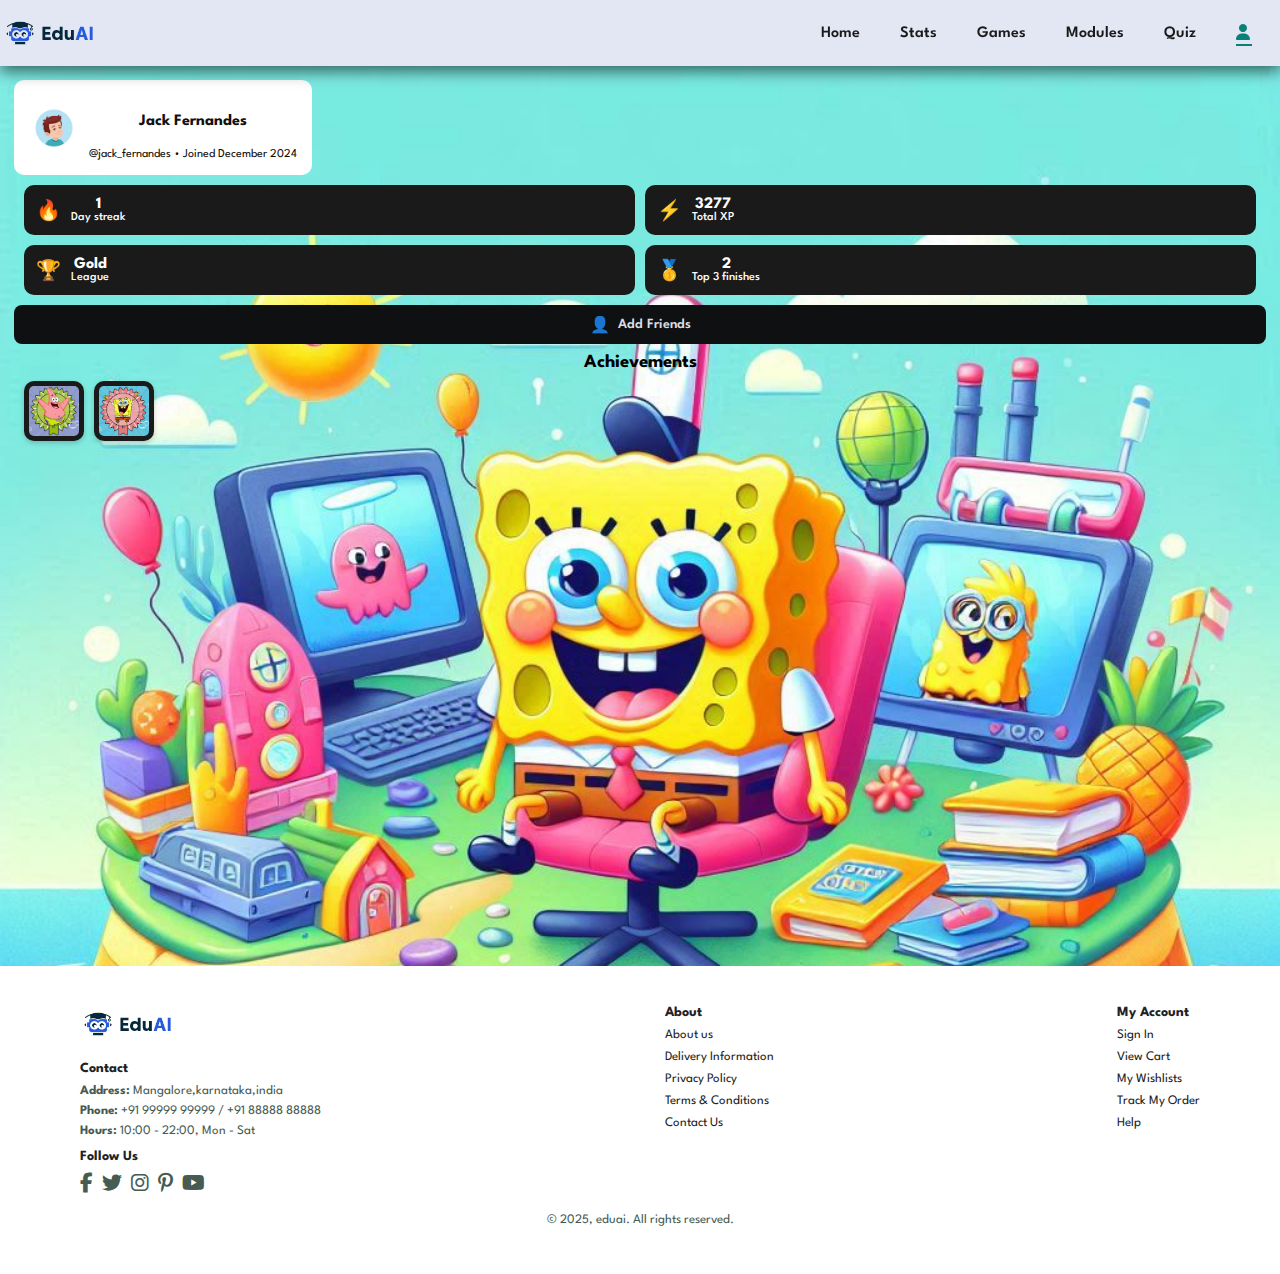
<file: cart.html>
</html>
<!DOCTYPE html>
<html lang="en">

    <head>
        <meta charset="UTF-8">
        <meta http-equiv="X-UA-Compatible" content="IE=edge">
        <meta name="viewport" content="width=device-width, initial-scale=1.0">
        <title>ManWorx</title>
        <!--<link rel="stylesheet" href="https://pro.fontawsome.com/releases/v5.10.0/css/all.css" />-->
        <!--<link rel="stylesheet" href="https://cdnjs.cloudflare.com/ajax/libs/font-awesome/6.4.2/css/all.min.css">-->
        <link rel="stylesheet" href="https://cdnjs.cloudflare.com/ajax/libs/font-awesome/6.4.2/css/all.min.css">
        <link rel="stylesheet" href="style.css">

        <link rel="stylesheet" href="style.css">
    </head>

    <body>
<!--selection switches(blog,home...)-->
<section id="header">
    <a href="#"><img src="img/edu.png" class="logo" alt="" /></a>

    <div>
        <ul id="navbar">
            <li><a href="index.html">Home</a></li>
            <li><a href="Stats.html">Stats</a></li>
            <li><a href="Games.html">Games</a></li>
            <li><a href="Modules.html">Modules</a></li>
            <li><a href="quiz.html">Quiz</a></li>
            <li id="lg-bag"><a class="active" href="cart.html"><i class="fas fa-user"></i></a></li>
            <a href="#" id="close"><i class="fas fa-times"></i></a>
        </ul>
    </div>
    <div id="mobile">
        <a href="cart.html"><i class="fas fa-user"></i></a>
        <i id="bar" class="fas fa-outdent"></i>
    </div>
</section>
<section id="page-header">
    <div class="profile-container">
        <!-- Profile Header -->
        <div class="profile-header">
            <img src="images/avatar.jpg" alt="User Avatar" class="avatar" />
            <div class="profile-info">
              <h2>Jack Fernandes</h2>
              <p>@jack_fernandes • Joined December 2024</p>
            </div>
          </div>
          
              <!-- Stats Section -->
              <div class="stats">
                <div class="stat-box">
                  <span class="icon">🔥</span>
                  <div class="stat-info">
                    <p class="stat-value">1</p>
                    <p class="stat-label">Day streak</p>
                  </div>
                </div>
              
                <div class="stat-box">
                  <span class="icon">⚡</span>
                  <div class="stat-info">
                    <p class="stat-value">3277</p>
                    <p class="stat-label">Total XP</p>
                  </div>
                </div>
              
                <div class="stat-box">
                  <span class="icon">🏆</span>
                  <div class="stat-info">
                    <p class="stat-value">Gold</p>
                    <p class="stat-label">League</p>
                  </div>
                </div>
              
                <div class="stat-box">
                  <span class="icon">🥇</span>
                  <div class="stat-info">
                    <p class="stat-value">2</p>
                    <p class="stat-label">Top 3 finishes</p>
                  </div>
                </div>
              </div>
              
            <!-- Add Friends -->
            <button class="add-friends">
                <span class="icon">👤</span> Add Friends
              </button>
              

            <!-- Achievements Section -->
            <div class="achievements">
              <h3>Achievements</h3>
              <div class="badges">
                <img src="images/badge1.jpg" alt="Badge" class="badge" />
                <img src="images/badge2.jpg" alt="Badge" class="badge" />
              </div>
              
            </div>
          </div>
          
</section>
<!--about us-->
        <footer class="section-p1">
            <!--contact-->
            <div class="col">
                <img class="logo" src="img/edu.png" alt="" class="mwbg">
                <h4>Contact</h4>
                <p><strong>Address:</strong> Mangalore,karnataka,india</p>
                <p><strong>Phone:</strong> +91 99999 99999 / +91 88888 88888</p>
                <p><strong>Hours:</strong> 10:00 - 22:00, Mon - Sat</p>
                <div class="follow">
                    <h4>Follow Us</h4>
                    <div class="icon">
                        <i class="fab fa-facebook-f"></i>
                        <i class="fab fa-twitter"></i>
                        <i class="fab fa-instagram"></i>
                        <i class="fab fa-pinterest-p"></i>
                        <i class="fab fa-youtube"></i>
                    </div>
                </div>
            </div>
            <!--about-->
            <div class="col">
                <h4>About</h4>
                <a href="#">About us</a>
                <a href="#">Delivery Information</a>
                <a href="#">Privacy Policy</a>
                <a href="#">Terms & Conditions</a>
                <a href="#">Contact Us</a>
            </div>
            <!--My account-->
            <div class="col">
                <h4>My Account</h4>
                <a href="#">Sign In</a>
                <a href="#">View Cart</a>
                <a href="#">My Wishlists</a>
                <a href="#">Track My Order</a>
                <a href="#">Help</a>
            </div>
            <!--copyright-->
            <div class="copyright">
                <p>© 2025, eduai. All rights reserved.</p>
            </div>
        </footer>


        <script src="script.js"></script>
    </body>

</html>
</file>
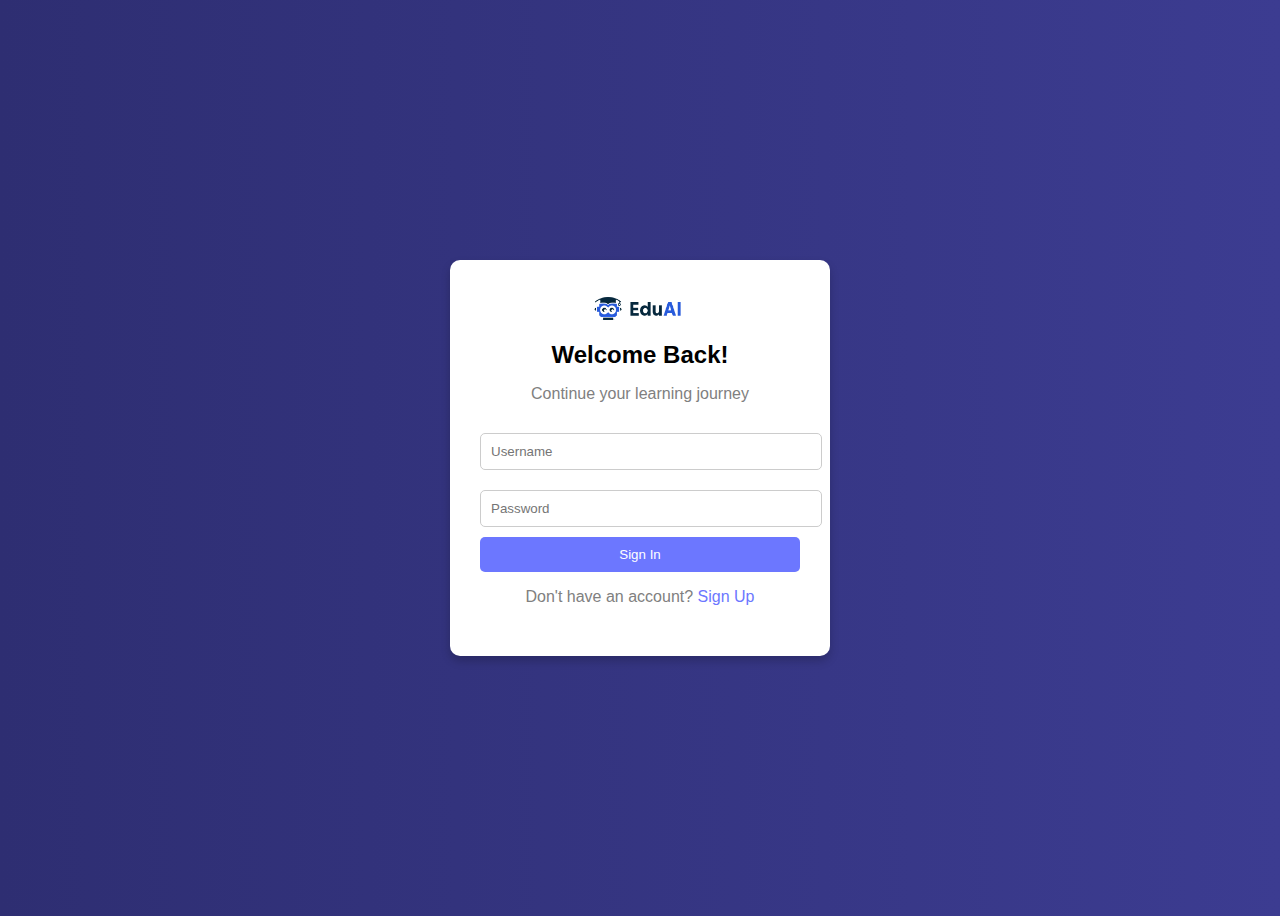
<file: login.html>
<!DOCTYPE html>
<html lang="en">
  <head>
    <meta charset="UTF-8" />
    <meta name="viewport" content="width=device-width, initial-scale=1.0" />
    <title>Login</title>
    <link rel="stylesheet" href="login.css" />
  </head>
  <body>
    <div class="login-container">
      <img src="img/edu.png" alt="EduAI" class="icon" />
      <h2>Welcome Back!</h2>
      <p>Continue your learning journey</p>
      <form id="loginForm">
        <input type="text" placeholder="Username" id="username" required />
        <input type="password" placeholder="Password" id="password" required />
        <button type="submit">Sign In</button>
      </form>
      <p>Don't have an account? <a href="#">Sign Up</a></p>
    </div>
    <script src="login.js"></script>
  </body>
</html>
</file>
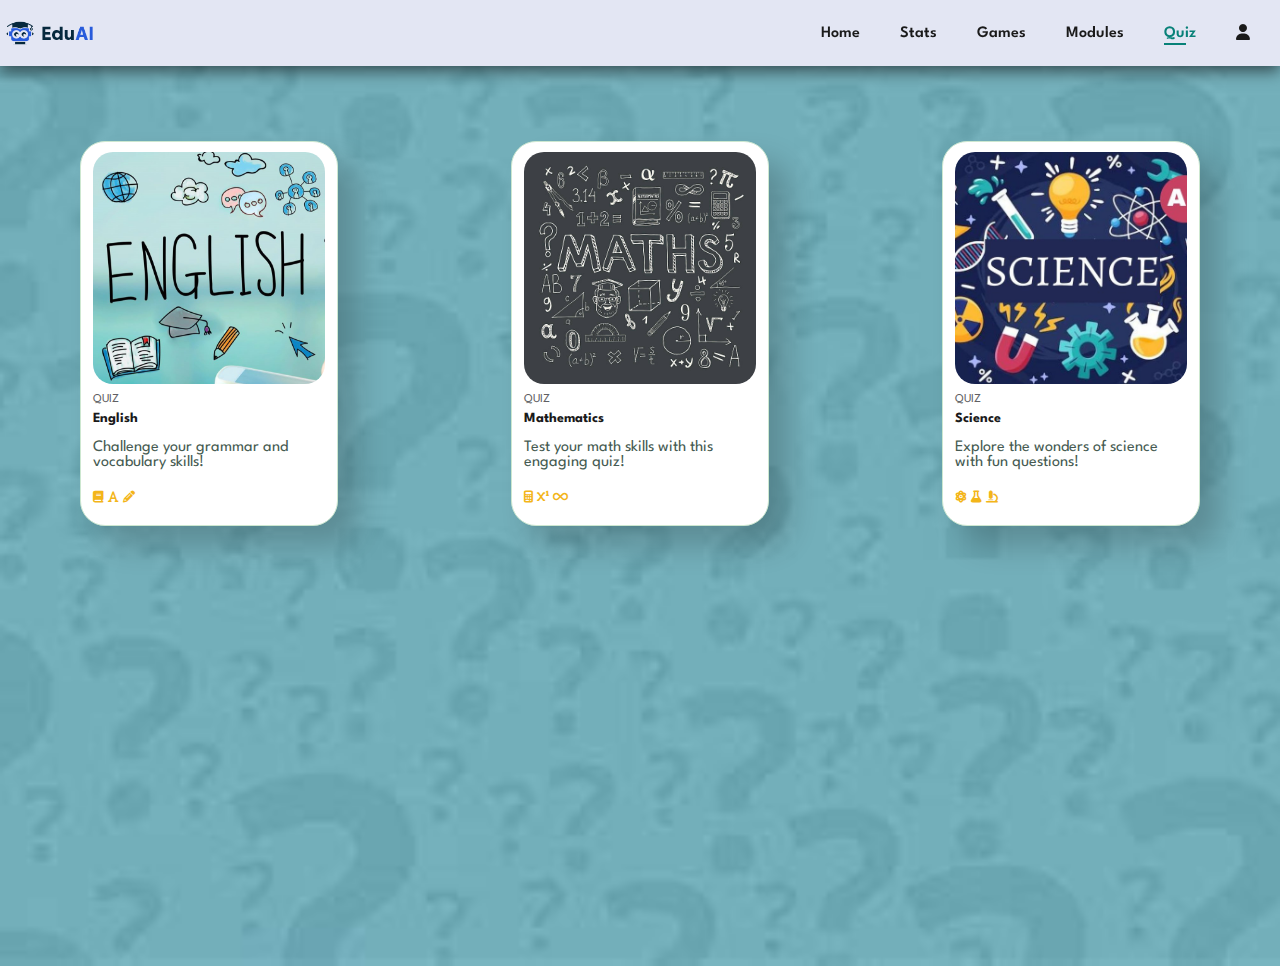
<file: quiz.html>
</html>
<!DOCTYPE html>
<html lang="en">

    <head>
        <meta charset="UTF-8">
        <meta http-equiv="X-UA-Compatible" content="IE=edge">
        <meta name="viewport" content="width=device-width, initial-scale=1.0">
        <title>eduai</title>
        <!--<link rel="stylesheet" href="https://pro.fontawsome.com/releases/v5.10.0/css/all.css" />-->
        <!--<link rel="stylesheet" href="https://cdnjs.cloudflare.com/ajax/libs/font-awesome/6.4.2/css/all.min.css">-->
        <link rel="stylesheet" href="https://cdnjs.cloudflare.com/ajax/libs/font-awesome/6.4.2/css/all.min.css">
        <link rel="stylesheet" href="style.css">
        <link rel="stylesheet" href="quiz.css">

        <link rel="stylesheet" href="style.css">
    </head>

    <body>
<!--selection switches(blog,home...)-->
        <section id="header">
            <a href="#"><img src="img/edu.png" class="logo" alt="" /></a>

            <div>
                <ul id="navbar">
                    <li><a href="index.html">Home</a></li>
                    <li><a href="Stats.html">Stats</a></li>
                    <li><a href="Games.html">Games</a></li>
                    <li><a href="Modules.html">Modules</a></li>
                    <li><a class="active" href="templates/quiz.html">Quiz</a></li>
                    <li id="lg-bag"><a href="cart.html"><i class="fas fa-user"></i></a></li>
                    <a href="#" id="close"><i class="fas fa-times"></i></a>
                </ul>
            </div>
            <div id="mobile">
                <a href="cart.html"><i class="fas fa-user"></i></a>
                <i id="bar" class="fas fa-outdent"></i>
            </div>
        </section>
<!--products 1-->
    <section id="fullpage">
        <section id="product1" class="section-p1">
            <div class="pro-container">
                <div class="pro" onclick="window.location.href='quizes/quizen.html';">
                    <img src="img/quiz/q1.jpg" alt="">
                    <div class="des">
                        <span>QUIZ</span>
                        <h5>English </h5>
                        <p>Challenge your grammar and vocabulary skills!</p>
                        <i class="fas fa-book"></i>
                        <i class="fas fa-font"></i>
                        <i class="fas fa-pencil-alt"></i>
                    </div>
                </div>

                <div class="pro" onclick="window.location.href='quizes/quizmat.html';">
                    <img src="img/quiz/q2.jpg" alt="">
                    <div class="des">
                        <span>QUIZ</span>
                        <h5>Mathematics</h5>
                        <p>Test your math skills with this engaging quiz!</p>
                        <i class="fas fa-calculator"></i>
                        <i class="fas fa-superscript"></i>
                        <i class="fas fa-infinity"></i>
                    </div>
                </div>
                <div class="pro" onclick="window.location.href='quizes/quizsc.html';">
                    <img src="img/quiz/q3.jpg" alt="">
                    <div class="des">
                        <span>QUIZ</span>
                        <h5>Science </h5>
                        <p>Explore the wonders of science with fun questions!</p>
                        <i class="fas fa-atom"></i>
                        <i class="fas fa-flask"></i>
                        <i class="fas fa-microscope"></i>
                    </div>
                </div>




            </div>
        </section>
    </section>



        <script src="script.js"></script>
    </body>

</html>
</file>
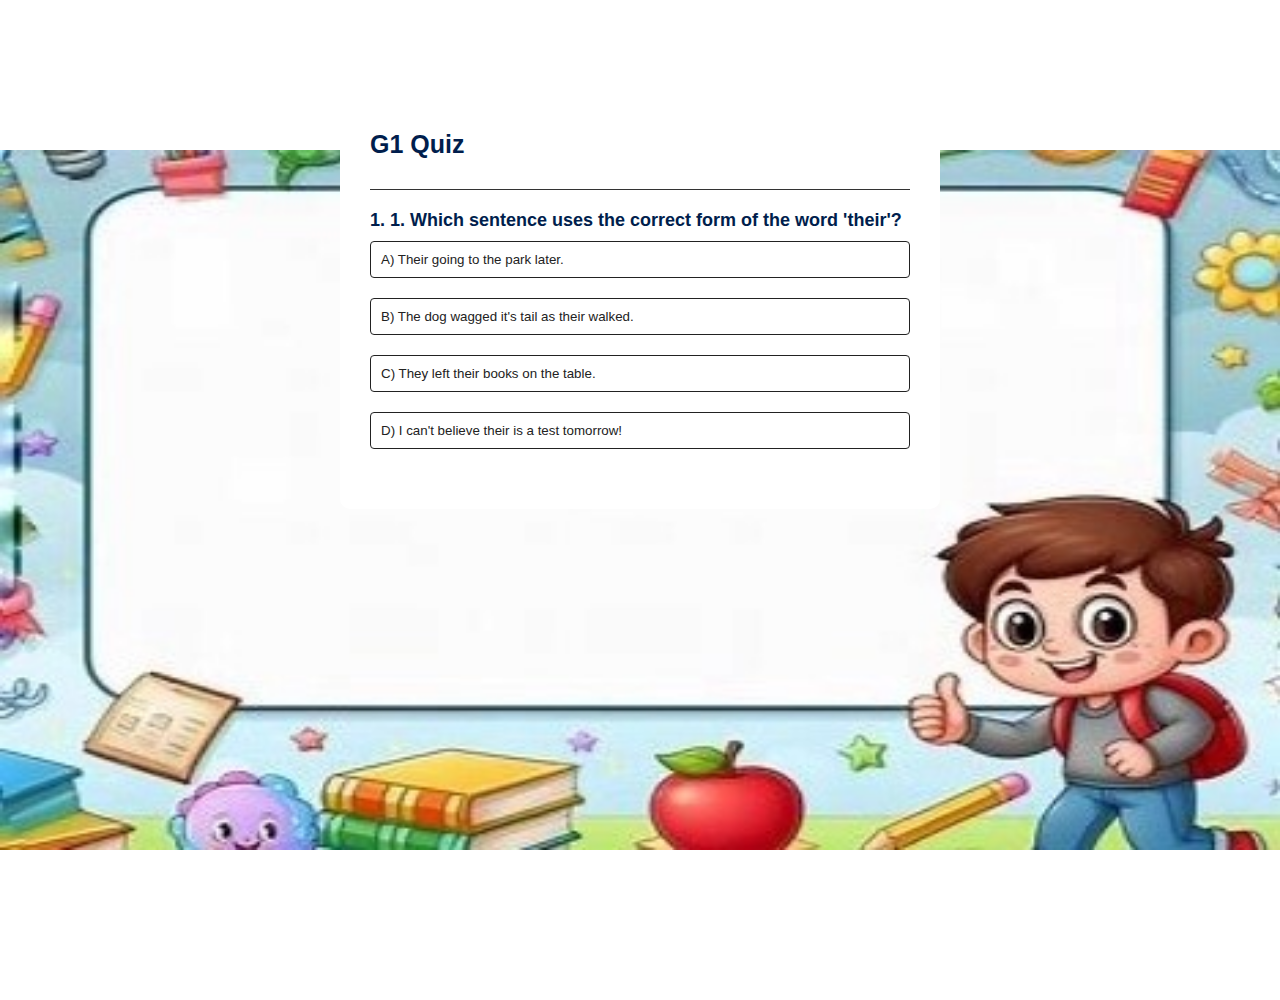
<file: quizes/quizen.html>
<!DOCTYPE html>
<html lang="en">
  <head>
    <meta charset="UTF-8" />
    <meta name="viewport" content="width=device-width, initial-scale=1.0" />
    <link rel="stylesheet" href="quizen.css" />
    <title>eduai</title>
  </head>
  <body>
    <div class="app">
      <h1>G1 Quiz</h1>
      <div class="quiz">
        <h2 id="question">Qn</h2>
        <div id="answer-buttons">
          <button class="btn">ans1</button>
          <button class="btn">ans2</button>
          <button class="btn">ans3</button>
          <button class="btn">ans4</button>
        </div>
        <button id="next-btn">Next</button>
        <button id="home-btn">Home</button>
        <!-- New Home Button -->
      </div>
    </div>

    <script src="quizen.js"></script>
  </body>
</html>
</file>
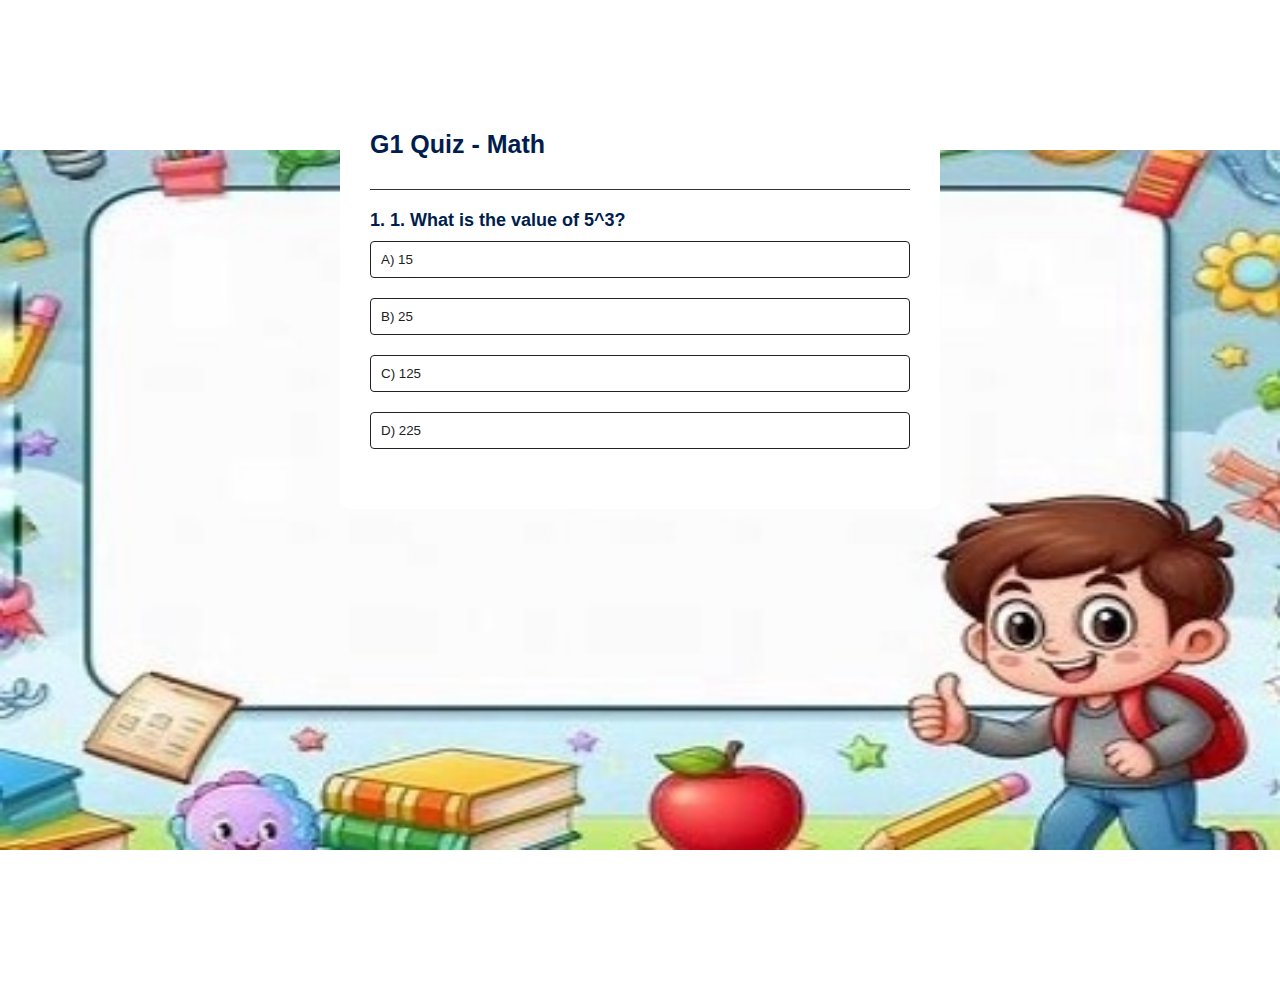
<file: quizes/quizmat.html>
<!DOCTYPE html>
<html lang="en">
  <head>
    <meta charset="UTF-8" />
    <meta name="viewport" content="width=device-width, initial-scale=1.0" />
    <link rel="stylesheet" href="quizmat.css" />
    <title>eduai</title>
  </head>
  <body>
    <div class="app">
      <h1>G1 Quiz - Math</h1>
      <div class="quiz">
        <h2 id="question">Qn</h2>
        <div id="answer-buttons">
          <button class="btn">ans1</button>
          <button class="btn">ans2</button>
          <button class="btn">ans3</button>
          <button class="btn">ans4</button>
        </div>
        <button id="next-btn">Next</button>
        <button id="home-btn">Home</button>
        <!-- New Home Button -->
      </div>
    </div>

    <script src="quizmat.js"></script>
  </body>
</html>
</file>
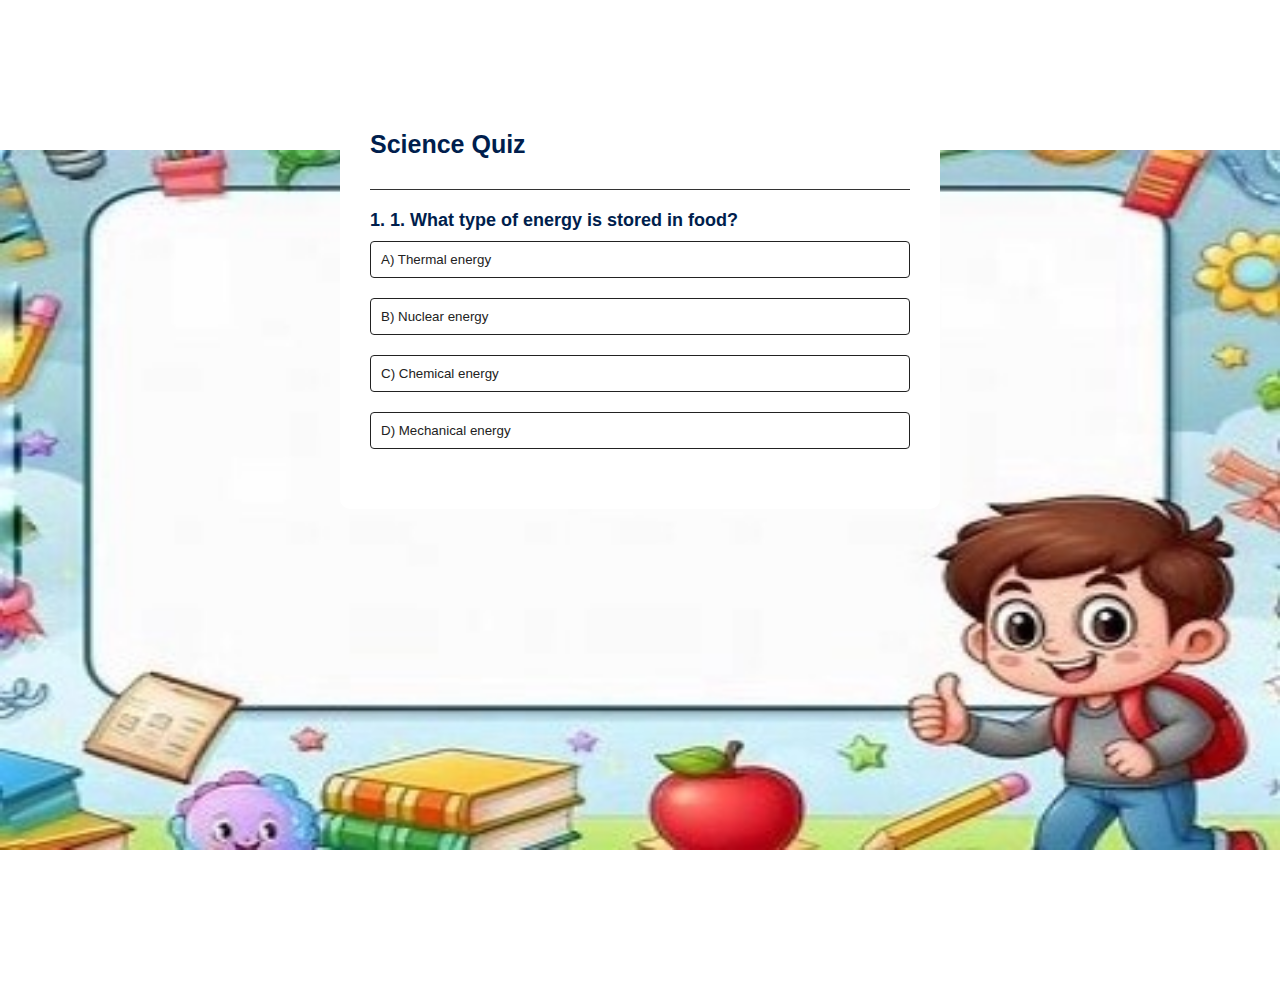
<file: quizes/quizsc.html>
<!DOCTYPE html>
<html lang="en">
  <head>
    <meta charset="UTF-8" />
    <meta name="viewport" content="width=device-width, initial-scale=1.0" />
    <link rel="stylesheet" href="quizsc.css" />
    <title>Science Quiz</title>
  </head>
  <body>
    <div class="app">
      <h1>Science Quiz</h1>
      <div class="quiz">
        <h2 id="question">Qn</h2>
        <div id="answer-buttons"></div>
        <button id="next-btn">Next</button>
        <button id="home-btn" onclick="goHome()">Home</button>
      </div>
    </div>

    <script src="quizsc.js"></script>
  </body>
</html>
</file>
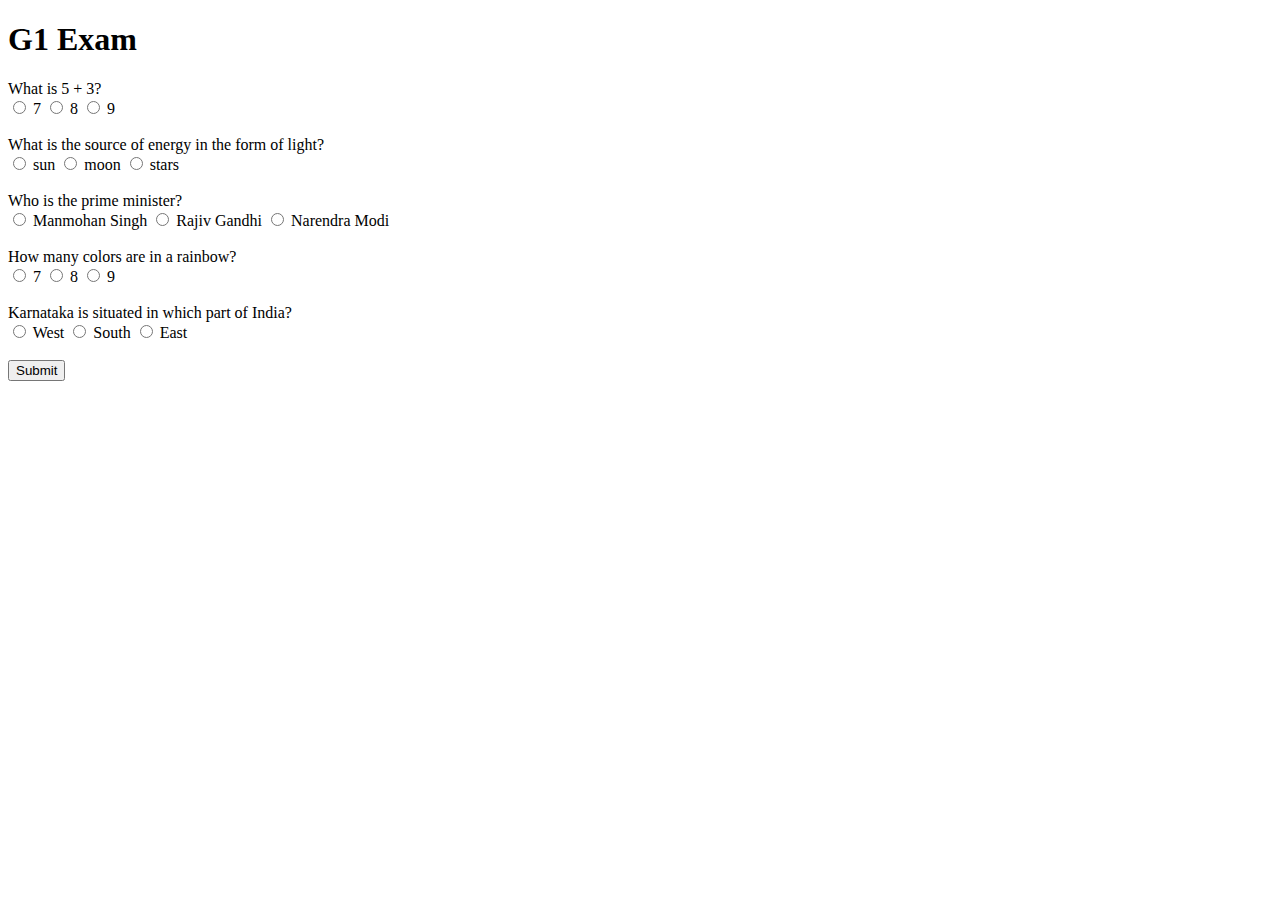
<file: templates/quiz_g1.html>
<!DOCTYPE html>
<html>
<head>
    <title>G1 Quiz</title>
    
</head>
<body>
    <h1>G1 Exam</h1>
    <form action="/submit_g1" method="POST">
        <label>What is 5 + 3?</label><br>
        <input type="radio" name="q1" value="7"> 7
        <input type="radio" name="q1" value="8"> 8
        <input type="radio" name="q1" value="9"> 9
        <br><br>
        
        <label>What is the source of energy in the form of light?</label><br>
        <input type="radio" name="q2" value="sun"> sun
        <input type="radio" name="q2" value="moon"> moon
        <input type="radio" name="q2" value="stars"> stars
        <br><br>
        
        <label>Who is the prime minister?</label><br>
        <input type="radio" name="q3" value="manmohan singh"> Manmohan Singh
        <input type="radio" name="q3" value="Rajiv Gandhi"> Rajiv Gandhi
        <input type="radio" name="q3" value="Narendra Modi"> Narendra Modi
        <br><br>
        
        <label>How many colors are in a rainbow?</label><br>
        <input type="radio" name="q4" value="7"> 7
        <input type="radio" name="q4" value="8"> 8
        <input type="radio" name="q4" value="9"> 9
        <br><br>
        
        <label>Karnataka is situated in which part of India?</label><br>
        <input type="radio" name="q5" value="west"> West
        <input type="radio" name="q5" value="south"> South
        <input type="radio" name="q5" value="east"> East
        <br><br>
        
        <button type="submit">Submit</button>
    </form>
</body>
</html>
</file>
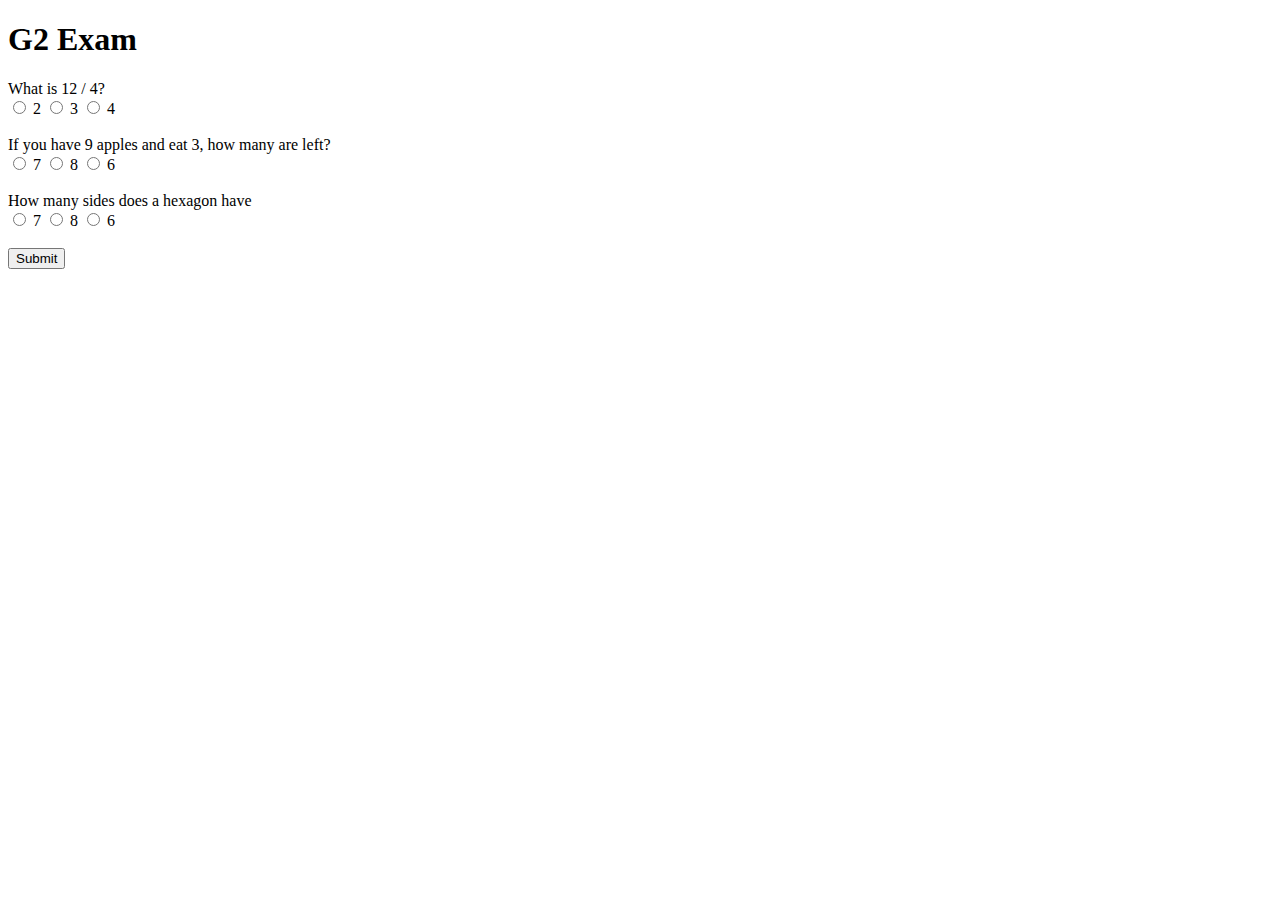
<file: templates/quiz_g2.html>
<!DOCTYPE html>
<html>
<head>
    <title>G2 Quiz</title>
    
</head>
<body>
    <h1>G2 Exam</h1>
    <form action="/submit_g2" method="POST">
        <label>What is 12 / 4?</label><br>
        <input type="radio" name="q1" value="2"> 2
        <input type="radio" name="q1" value="3"> 3
        <input type="radio" name="q1" value="4"> 4
        <br><br>
        <label> If you have 9 apples and eat 3, how many are left?</label><br>
        <input type="radio" name="q4" value="7"> 7
        <input type="radio" name="q4" value="8"> 8
        <input type="radio" name="q4" value="6"> 6
        <br><br>
        <label>How many sides does a hexagon have</label><br>
        <input type="radio" name="q1" value="7"> 7
        <input type="radio" name="q1" value="8"> 8
        <input type="radio" name="q1" value="6"> 6
        <br><br>
        
        <button type="submit">Submit</button>
    </form>
</body>
</html>
</file>
<file: style.css>
@import url("https://fonts.googleapis.com/css2?family=Spartan:wght@100;200;300;400;500;600;700;800;900&display=swap");
* {
  margin: 0;
  padding: 0;
  box-sizing: border-box;
  font-family: "Spartan", sans-serif;
}

html {
  scroll-behavior: smooth;
}

/* Global Styles */

h1 {
  font-size: 50px;
  line-height: 64px;
  color: #222;
}

h2 {
  font-size: 46px;
  line-height: 54px;
  color: #222;
}

h4 {
  font-size: 20px;
  color: #222;
}

h6 {
  font-weight: 700;
  font-size: 12px;
}

p {
  font-size: 16px;
  color: #465b52;
  margin: 15px 0 20px 0;
}

.section-p1 {
  padding: 40px 80px;
}

.section-m1 {
  margin: 40px 0;
}
button.normal{
  font-size: 14px;
  font-weight: 600;
  padding: 15px 30px;
  color: #000;
  background-color: #fff;
  border-radius: 4px;
  cursor: pointer;
  border: none;
  outline: none;
  transition: 0.2s;
}
button.white{
  font-size: 13px;
  font-weight: 600;
  padding: 11px 18px;
  color: #fff;
  background-color: transparent;
  cursor: pointer;
  border: 1px solid #fff;
  outline: none;
  transition: 0.2s;
}
body {
  width: 100%;
}
.logo {
    width: 50px;
    height: auto;
    margin-left: -8px; /* Adjust the spacing */
}
#header {
    display: flex;
    align-items: center;
    justify-content: space-between;
    padding: 15px 10px;
    background: #E3E6F3;
    box-shadow: 0 5px 15px rgba(0, 0, 0, 0.6);
    z-index: 999;
    position: sticky;
    top: 0;
    left: 0;
}/*Made the pure white like box and (home,shop,blog..)inside it*/
#header img{
  width: 100px; /* Adjust size as needed */
  height: auto; /* Maintains aspect ratio */
}
#navbar {
    display: flex;
    align-items: center;
    justify-content: center;
}/*made the home,shop... in the box in order*/

#navbar li {
    /*display: inline;*/
    list-style: none;
    padding: 0 20px;
    position: relative;
} 

#navbar li a {
    text-decoration: none;
    color: #1a1a1a;
    font-size: 16px;
    font-weight: 600;
    transition: 0.3s ease;
}/*navbar clr, transition delay while pointing cursor*/
#navbar li a:hover,
#navbar li a.active {
  color: #088178;
}/*navbar clr while pointing cursor*/

#navbar li a.active::after,
#navbar li a:hover::after {
  content: "";
  width: 30%;
  height: 2px;
  background: #088178;
  position: absolute;
  bottom: -4px;
  left: 20px;
}

#mobile{
  display: none;
  align-items: center;
}
#close{
  display: none;
}

/*home page*/
#hero{
  background-image: url("img/IMG_3140.PNG");
  height: 90vh;
  width: 100%;
  background-size: cover;
  background-position: top 25% right 0;
  padding: 0 80px;
  display: flex;
  flex-direction: column;
  align-items: flex-start;
  justify-content: center;
}
 
#hero h4{
  padding-bottom: 15px;
}
#hero h1{
  color: #088178;
}
#hero button{
  background-image: url("img/button.png");
  background-color: transparent;
  color: #088178;
  border: 0;
  padding: 14px 80px 14px 65px;
  background-repeat: no-repeat;
  cursor: pointer;
  font-weight: 700;
  font-size: 15px;
}
.section-p1{
  padding: 40px 80px;
}

#feature{
  display: flex;
  align-items: center;
  justify-content: space-between;
  flex-wrap: wrap;
}

#feature .fe-box{
  width: 180px;
  text-align: center;
  padding: 25px 15px;
  box-shadow: 20px 20px 34px rgba(0, 0, 0, 0.3);
  border: 1px solid#cce7d0;
  border-radius: 4px;
  margin: 15px 0;
}
#feature .fe-box:hover{
  box-shadow: 10px 10px 54px rgba(70, 62, 221, 0.1);
}

#feature .fe-box img{
  width: 100%;
  margin-bottom: 10px;
}

#feature .fe-box h6{
  display: inline-block;
  padding: 9px 8px 6px 8px;
  line-height: 1;
  border-radius: 4px;
  color: #088178;
  background-color: #fddde4;
}

#feature .fe-box:nth-child(2) h6{
  background-color: #cdebbc;
}

#feature .fe-box:nth-child(3) h6{
  background-color: #d1e8f2;
}
#feature .fe-box:nth-child(4) h6{
  background-color: #cdd4f8;
}
#feature .fe-box:nth-child(5) h6{
  background-color: #f6dbf6;
}
#feature .fe-box:nth-child(6) h6{
  background-color: #fff2e5;
}

#product1 .pro-container {
  display: flex;
  justify-content: space-between;
  padding-top: 20px;
  flex-wrap: wrap;
}


#product1{
  text-align: center;
}

#product1 .pro{
  width: 23%;
  min-width: 250px;
  padding: 10px 12px;
  border: 1px solid #cce7d0;
  border-radius: 25px;
  cursor: pointer;
  box-shadow: 20px 20px 30px rgba(0, 0, 0, 0.2);
  margin: 15px 0;
  transition: 0.2s ease;
}

#product1 .pro:hover{
  box-shadow: 20px 20px 30px rgba(0, 0, 0, 0.6);
}

#product1 .pro img{
  width: 100%;
  border-radius: 20px;
}

#product1 .pro .des{
  text-align: start;
  padding: 10px 0;
}

#product1 .pro .des span{
  color: #606063;
  font-size: 12px;
}

#product1 .pro .des h5{
  padding-top: 7px;
  color: #1a1a1a;
  font-size: 14px;
}

#product1 .pro .des i{
  font-size: 12px;
  color: rgb(243, 181, 25);
}

#product1 .pro h4{
  padding-top: 7px;
  font-size: 15px;
  font-weight: 700;
  color: #088178;
  text-align: left;
}

#product1 .pro {
  position: relative;
}

#product1 .pro .cart {
  display: flex;
  align-items: center;
  justify-content: center;
  width: 40px;
  height: 40px;
  border-radius: 50px;
  background: #e8f6ea;
  font-weight: 500;
  color: #088178;
  text-decoration: none;
  border: 1px solid #cce7d0;
  position: absolute;
  bottom: 15px;
  right: 10px; /* Places it on the bottom right */
}

#banner{
  display: flex;
  flex-direction: column;
  justify-content: center;
  align-items: center;
  text-align: center;
  background-image: url("img/banner/b2.jpg");
  width: 100%;
  height: 40vh;
  background-size: cover;
  background-position: center;
}
#banner h4{
  color: #fff;
  font-size: 16px;
}
#banner h2{
  color: #fff;
  font-size: 30px;
  padding: 10p 0;
}
#banner span{
  color: #ef3636;
}
#banner button:hover{
  background: #088178;
  color: #fff;
}
#sm-banner{
  display: flex;
  justify-content: space-between;
  flex-wrap: wrap;
}
#sm-banner .banner-box{
  display: flex;
  flex-direction: column;
  justify-content: center;
  align-items: flex-start;
  background-image: url("img/banner/b17.jpg");
  min-width: 660px;
  height: 50vh;
  background-size: cover;
  background-position: center; 
  padding: 30px;
}
#sm-banner .banner-box2{
  background-image: url("img/banner/b10.avif");
}
#sm-banner h4{
  color: #fff;
  font-size: 20px;
  font-weight: 300;
}
#sm-banner h2{
  color: #fff;
  font-size: 28px;
  font-weight: 800;
}
#sm-banner span{
  color: #ff2323;
  font-size: 14px;
  font-weight: 500;
  padding-bottom: 15px;
}
#sm-banner .banner-box:hover button{
  background: #088178;
  border: 1px solid #088178;
}
#banner3 .banner-box{
  display: flex;
  flex-direction: column;
  justify-content: center;
  align-items: flex-start;
  background-image: url("img/banner/b7.avif");
  min-width: 30%;
  height: 30vh;
  background-size: cover;
  background-position: center; 
  padding: 20px;
  margin-bottom: 20px;
}
#banner3 h2{
  color: #fff;
  font-weight: 900;
  font-size: 22px;
}
#banner3 h3{
  color: #ec544e;
  font-weight: 800;
  font-size: 15px;
}
#banner3{
  display: flex;
  justify-content: space-between;
  flex-wrap: wrap;
  padding: 0 80px;
}
#banner3 .banner-box2{
  background-image: url("img/banner/b4.jpg");
}
#banner3 .banner-box3{
  background-image: url("img/banner/b18.jpg");
}

#newsletter {
  display: flex;
  justify-content: space-between;
  flex-wrap: wrap;
  align-items: center;
  background-image: url("img/banner/b14.png");
  background-repeat: no-repeat;
  background-position: 20% 30%;
  background-color: #041e42;
}
#newsletter h4{
  font-size: 22px;
  font-weight: 700;
  color: #fff;
}
#newsletter p{
  font-size: 14px;
  font-weight: 600;
  color: #818ea0;
}
#newsletter span{
  color: #ffbd27;
}
#newsletter .form{
  display: flex;
  width: 40%;
}
#newsletter input{
  height: 3.125rem;
  padding: 0 1.25em;
  font-size: 14px;
  width: 100%;
  border: 1px solid transparent;
  border-radius: 4px;
  outline: none;
  border-top-right-radius: 0;
  border-bottom-right-radius: 0;

}
#newsletter button{
  background-color: #088178;
  color: #fff;
  white-space: nowrap;
  border-top-left-radius: 0;
  border-bottom-left-radius: 0;
}
.mwbg{
  width: 150px; /* Adjust size as needed */
  height: auto; /* Maintains aspect ratio */
  padding: 20px;
}
footer{
  display: flex;
  flex-wrap: wrap;
  justify-content: space-between;
}
footer .col{
  display: flex;
  flex-direction: column;
  align-items: flex-start;
  margin-bottom: 20px;
}
footer .logo{
  margin-bottom: 20px;
  margin-left: 0px; /* Adjust the value as needed */
  width: 100px;  Adjust size /*as needed */
  /*height: auto;  Maintains aspect ratio */
}
footer h4{
  font-size: 14px;
  padding-bottom: 10px;
}
footer p{
  font-size: 13px;
  margin: 0 0 8px 0;
}
footer a{
  font-size: 13px;
  text-decoration: none;
  color: #222;
  margin-bottom: 10px;
}
footer .follow{
  margin-top: 5px;
}
footer .follow i{
  color: #465b52;
  padding-right: 4px;
  cursor: pointer;
}
footer .install .row img{
  border: 1px solid #088178;
  border-radius: 6px;
}
footer .install img{
  margin: 10px 0 15px 0;
}
footer .follow i:hover,
footer a:hover{
  color: #088178;
}
footer .copyright{
  width: 100%;
  text-align: center;
}

/*shop page*/
#page-header{
  background-image: url("img/banner/b1.jpeg");
  width: 100%;
  height: 100vh;
  background-size: cover;
  display: flex;
  justify-content: flex-start;
  text-align: center;
  flex-direction: column;
  padding: 14px;
}
#page-header h2,
#page-header p{
  color: #fff;
}
#pagination{
  text-align: center;
}
#pagination a{
  text-decoration: none;
  background-color: #088178;
  padding: 15px 20px;
  border-radius: 4px;
  color: #fff;
  font-weight: 60%;
}
#pagination a i {
  font-size: 16px;
  font-weight: 600;
}
/*single product */
#prodetails .single-pro-image{
  width: 40%;
  margin-right: 50px;
}
.small-img-group {
  display: flex;
  justify-content: space-between;
  padding-top: 5px;
}
.small-img-col{
  flex-basis: 24%;
  cursor: pointer;
}
#prodetails{
  display: flex;
  margin-top: 20px;
}
.small-img-col{
  flex-basis: 24%;
  cursor: pointer;
}
#prodetails .single-pro-details{
  width: 50%;
  padding-top: 30px;
}
#prodetails .single-pro-details h4{
  padding: 40px 0 20px 0;
}
#prodetails .single-pro-details h2{
  font-size: 26px;
}
#prodetails .single-pro-details select{
  display: block;
  padding: 5px 10px;
  margin-bottom: 10px;
}
#prodetails .single-pro-details input{
  width: 50px;
  height: 47px;
  padding-left: 10px;
  font-size: 16px;
  margin-right: 10px;
}
#prodetails .single-pro-details button{
  background: #088178;
  color: #fff;
}
#prodetails .single-pro-details input:focus{
  outline: none;
}
#prodetails .single-pro-details span{
  line-height: 25px;
}

/*blog page*/
#page-header.blog-header{
  background-image: url("img/banner/b19.jpg");
}
#blog{
  padding: 150px 150px 0 150px;
}
#blog .blog-box{
  display: flex;
  align-items: center;
  width: 100%;
  position: relative;
  padding-bottom: 90px;
}
#blog .blog-img{
  width: 50%;
  margin-right: 40px;
}
#blog img{
  width: 100%;
  height: 300px;
  object-fit: cover;
}
#blog .blog-details{
  width: 50%;
}
#blog .blog-details a{
  text-decoration: none;
  font-size: 11px;
  color: #000;
  font-weight: 700;
  position: relative;
}
#blog .blog-details a::after{
  content: "";
  width: 50px;
  height: 1px;
  background-color: #000;
  position: absolute;
  top: 4px;
  right: -60px;
}
#blog .blog-details a:hover{
  color: #088178;
  transition: o.3s;
}
#blog .blog-details a:hover:after{
  background-color: #088178;
}
#blog .blog-box h1{
  position: absolute;
  top: -40px;
  left: 0;
  font-size: 70px;
  font-weight: 700;
  color: #c9cbce;
  z-index: -9;
}

/*about page*/
#page-header.about-header{
  background-image: url(img/about/banner.png);
}
#about-head img{
  width: 50%;
  height: auto;
}
#about-head{
  display: flex;
  align-items: center;
}
#about-head div{
  padding: 40px;
}


#about-app{
  text-align: center;
}
#about-app{
  width: 70%;
  height: 100%;
  margin: 30px auto 0 auto;
}
#about-app .video video{
  width: 100%;
  height: 100%;
  border-radius: 20px;
}

/*contact page*/

#contact-details{
  display: flex;
  align-items: center;
  justify-content: space-between;
}
#contact-details .details{
  width: 40%;
}
#contact-details .details span,
#form-details form h2{
  font-size: 12px;
}
#contact-details .details h2{
  font-size: 26px;
  line-height: 35px;
  padding: 20px 0;
}
#contact-details .details h3{
  font-size: 16px;
  padding-bottom: 15px;
}
#contact-details .details li{
  list-style: none;
  display: flex;
  padding: 10px 0;
}
#contact-details .details li i{
  font-size: 14px;
  padding-right: 22px;
}
#contact-details .details li p{
  margin: 0;
  font-size: 14px;
}
#contact-details .map{
  width: 55%;
  height: 400px;
}
#contact-details .map iframe{
  width: 100%; 
  height: 100%;
}
   /*form*/

#form-details {
  display: flex;
  justify-content: space-between;
  margin: 30px;
  padding: 80px;
  border: 1px solid #e1e1e1;
}
#form-details form{
  width: 65%;
  display: flex;
  flex-direction: column;
  align-items: flex-start;
}
#form-details form input,
#form-details form textarea{
  width: 100%;
  padding: 12px 15px;
  outline: none;
  margin-bottom: 20px;
  border: 1px solid #e1e1e1;
}
#form-details form button{
  background-color: #088178;
  color: #fff;
}
  /*people*/
#form-details .people div{
  padding-bottom: 25px;
  display: flex;
  align-items: flex-start;
}
#form-details .people div img{
  width: 65px;
  height: 65px;
  object-fit: cover;
  margin-right: 15px;
}
#form-details .people div p{
  margin: 0;
  font-size: 13px;
  line-height: 25px;
}
#form-details .people div p span{
  display: block;
  font-size: 16px;
  font-weight: 600;
  color: #000;
}

/*cart page*/

#cart{
  overflow-x: auto;
}
#cart table{
  width: 100%;
  border-collapse: collapse;
  table-layout: fixed;
  white-space: nowrap;
}
#cart table img{
  width: 70px;
}
#cart table td:nth-child(1){
  width: 100px;
  text-align: center;
}
#cart table td:nth-child(1){
  width: 100px;
  text-align: center;
}
#cart table td:nth-child(2){
  width: 150px;
  text-align: center;
}
#cart table td:nth-child(3){
  width: 250px;
  text-align: center;
}
#cart table td:nth-child(4),
#cart table td:nth-child(5),
#cart table td:nth-child(6){
  width: 150px;
  text-align: center;
}
#cart table td:nth-child(5) input{
  width: 70px;
  padding: 10px 5px 10px 15px;
}
#cart table thead{
  border: 1px solid #e2e9e1;
  border-left: none;
  border-right: none;
}
#cart table thead td{
  font-weight: 700;
  text-transform: uppercase;
  font-size: 13px;
  padding: 18px 0;
}
#cart table tbody tr td{
  padding-top: 15px;
}
#cart table tbody td{
  font-size: 13px;
}


#cart-add{
  display: flex;
  flex-wrap: wrap;
  justify-content: space-between;
}
#coupon{
  width: 50%;
  margin-bottom: 30px;
}
#coupon h3,
#subtotal h3{
  padding-bottom: 15px;
}
#coupon input{
  padding: 10px 20px;
  outline: none;
  width: 60%;
  margin-right: 10px;
  border: 1px solid #e2e9e1;
}
#coupon button,
#subtotal button{
  background-color: #088178;
  color: #fff;
  padding: 12px 20px;
}
#subtotal{
  width: 50%;
  margin-bottom: 30px;
  border: 1px solid #e2e9e1;
  padding: 30px;
}
#subtotal table{
  border-collapse: collapse;
  width: 100%;
  margin-bottom: 20px;
}
#subtotal table td{
  width: 50%;
  border: 1px solid #e2e9e1;
  padding: 10px;
  font-size: 13px;
}



/*start media query*/
/*
j
j
j
j
j
j
jj

jj
j
j
j
j
j
j
j
j
j
*/



/* for ipad ------------------------------------------------------------- */
@media (max-width:799px){
  .section-p1 {
    padding: 40px 40px;
  }
  #navbar {
    display: flex;
    flex-direction: column;
    align-items: flex-start;
    justify-content: flex-start;
    position: fixed;
    top: 0;
    right: -300px;
    height: 100vh;
    width: 300px;
    background-color: #E3E6F3;
    box-shadow: 0 40px 60px rgba(0, 0, 0, 0.1);
    padding: 80px 0 0 10px;
    transition: 0.3s;
  }

  
  #navbar.active{
    right: 0px;
  }

#navbar li{
  margin-bottom: 25px;
}
#mobile{
  display: flex;
  align-items: center;
}
#mobile i{
  color: #1a1a1a;
  font-size: 24px;
  padding-left: 20px;
}

#close{
  display: initial;
  position: absolute;
  top: 30px;
  left: 30px;
  color: #222;
  font-size: 24px;
}
#lg-bag{
  display: none;
}
#hero{
  height: 90vh;
  padding: 0 80px;
  background-position: top 30% right 60%;
}
#feature {
  justify-content: center;
}
#feature .fe-box {
  margin: 15px 15;
}
#product1 .pro-container {
  justify-content: center;
}
#product1 .pro {
  margin: 15px;
}
#banner {
  height: 20vh;
}
#sm-banner .banner-box {
  min-width: 100%;
  height: 30vh;
}
#banner3 {
  padding: 0 40px;
}
#banner3 .banner-box {
  width: 28%;
}
#newsletter .form {
  width: 70%;
}
/*contact page*/
#form-details{
  padding: 40px;
}
#form-details form{
  width: 50%;
}


}

/* for mobile -------------------------------------------------------*/

@media (max-width: 477px){
  .section-p1 {
    padding: 2 0px;
}
  #header {
    padding: 10px 30px;
}
#hero {
  padding: 0 20px;
  /*background-position: 55%;*/
  background-position: top 30% right 60%;
}
h1 {
  font-size: 38px;
}
h2 {
  font-size: 32px;
}
#feature .fe-box {
  width: 155px;
  margin:0 0 15px 0;
}
#feature {
  justify-content: space-between;
  padding: 20px;
}
#product1 .pro {
  width: 100%;
}
#banner {
  height: 40vh;
}
#sm-banner .banner-box {
  height: 40vh;
}
#sm-banner .banner-box2 {
  margin-top: 20px;
  margin-bottom: 20px;
}
#banner3 {
  padding: 0 20px;
}
#banner3 .banner-box {
  width: 100%;
}
#newsletter{
  padding: 40px 20px;
}
#newsletter .form {
  width: 100%;
}
/*footer .copyright{
  text-align: start;
}*/


/*single product*/
#prodetails{
  display: flex;
  flex-direction: column;
}
#prodetails .single-pro-image{
  width: 100%;
  margin-right: 0px;
}
#prodetails .single-pro-details{
  width: 100%;
}
/*blog page*/
#blog{
  padding: 100px 20px 0 20px;
}
#blog .blog-box{
  display: flex;
  flex-direction: column;
  align-items: flex-start;
}
#blog .blog-img{
  width: 100%;
  margin-right: 0px;
  margin-bottom: 30px;
}
#blog .blog-details{
  width: 100%;
}
/*about page*/
#about-head{
  flex-direction: column;
}
#about-head img{
  width: 100%;
  margin-bottom: 20px;
}
#about-head div{
  padding-left: 5px;
}
#about-app .video {
  width: 100%;
}
/*contact page*/
#contact-details {
  flex-direction: column;
}
#contact-details .details{
  width: 100%;
  margin-bottom: 30px;
  padding-left: 5px;
}
#contact-details .map{
  width: 100%;
}
#form-details{
   margin: 10px;
   padding: 30px 10px;
   flex-wrap: wrap;
}
#form-details form{
  width: 100%;
  margin-bottom: 30px;
}
/*cart page*/
#cart-add{
  flex-direction: column;
}
#coupon{
  width: 100%;
}
#subtotal{
  width: 100%;
  padding: 20px;
}

}





/*============================================================================================*/
.profile-header {
  display: flex;
  align-items: center;
  background-color: #ffffff; /* Dark theme like the image */
  padding: 15px;
  border-radius: 10px;
  width: fit-content; /* Adjust to content width */
}

.avatar {
  width: 50px; /* Small size like the reference */
  height: 50px;
  border-radius: 50%;
  margin-right: 10px;
}

.profile-info h2 {
  font-size: 16px; /* Smaller size */
  color: #141010 !important;
  margin: 0;
}

.profile-info p {
  font-size: 12px;
  color: #0f0b0b !important;
  margin: 0;
}
/*============================================================================================*/
.stats {
  display: grid;
  grid-template-columns: repeat(2, 1fr); /* 2 columns */
  gap: 10px; /* Space between boxes */
  padding: 10px;
}

.stat-box {
  display: flex;
  align-items: center;
  background-color: #1a1a1a; /* Dark background */
  padding: 12px;
  border-radius: 10px;
  color: #fff; /* White text */
  font-size: 14px;
  font-weight: 500;
}

.icon {
  font-size: 20px;
  margin-right: 10px;
}

.stat-info {
  display: flex;
  flex-direction: column;
}

.stat-value {
  font-size: 16px;
  font-weight: bold;
  margin: 0;
}

.stat-label {
  font-size: 12px;
  color: #bbb; /* Light gray for subtext */
  margin: 0;
}

/*============================================================================================*/
.add-friends {
  display: flex;
  align-items: center;
  justify-content: center;
  background-color: #0e1012; /* Dark background */
  color: #d9dee2; /* Blue text */
  font-size: 14px;
  font-weight: 600;
  padding: 10px 15px;
  border-radius: 8px;
  border: none;
  cursor: pointer;
  transition: background 0.3s;
  width: 100%; /* Adjust to fit container */
  margin-bottom: 10px;
}

.add-friends .icon {
  font-size: 16px;
  margin-right: 8px;
}

.add-friends:hover {
  background-color: #2069de; /* Slightly lighter on hover */
}
/*============================================================================================*/

.badges {
  display: flex;
  gap: 10px;
  overflow-x: auto; /* Allows horizontal scrolling */
  padding: 10px;
  scrollbar-width: none; /* Hide scrollbar */
}

.badge {
  width: 60px; /* Adjust size based on design */
  height: 60px;
  border-radius: 10px; /* Rounded corners */
  background-color: #1a1a1a; /* Dark background */
  padding: 5px;
  box-shadow: 0 2px 5px rgba(0, 0, 0, 0.2); /* Subtle shadow */
}

.badges::-webkit-scrollbar {
  display: none; /* Hide scrollbar for WebKit browsers */
}
</file>
<file: login.css>
body {
    display: flex;
    justify-content: center;
    align-items: center;
    height: 100vh;
    background: linear-gradient(to right, #2e2e72, #3c3c91);
    font-family: Arial, sans-serif;
}

.login-container {
    background: white;
    padding: 30px;
    border-radius: 10px;
    box-shadow: 0px 5px 10px rgba(0, 0, 0, 0.2);
    text-align: center;
    width: 320px;
}

.icon {
    width: 100px;
    margin-bottom: 10px;
}

h2 {
    margin: 0;
    font-size: 24px;
}

p {
    color: gray;
    margin-bottom: 20px;
}

input {
    width: 100%;
    padding: 10px;
    margin: 10px 0;
    border: 1px solid #ccc;
    border-radius: 5px;
}

button {
    width: 100%;
    padding: 10px;
    background-color: #6C77FF;
    border: none;
    color: white;
    border-radius: 5px;
    cursor: pointer;
}

button:hover {
    background-color: #4a5ae3;
}

a {
    color: #6C77FF;
    text-decoration: none;
}
</file>
<file: quiz.css>
#fullpage{
    background-image: url("img/quiz/hhhh.jpeg");
    background-size: cover;
    background-position: center;
    background-repeat: no-repeat;
    height: 100vh;
    width: 100vw;
}
.pro{
    background-color: #fff;
}
@media screen and (max-width: 768px) {
    #fullpage {
        background-image: url("img/quiz/hhhh.jpeg");
        background-size: cover;
        background-position: center;
        height: 200vh;
        width: 100vw;
    }
}
</file>
<file: quizes/quizen.css>
* {
    margin: 0;
    padding: 0;
    font-family: 'Poppins', sans-serif;
    box-sizing: border-box;
}

body {
    background-image: url(../img/quiz/hhhhh.jpg);
    background-size: contain;
    background-position: center;
    background-repeat: no-repeat;
    height: 100vh;
    width: 100vw;
}

.app {
    background: #fff;
    width: 90%;
    max-width: 600px;
    margin: 100px auto 0;
    border-radius: 10px;
    padding: 30px;
}

.app h1 {
    font-size: 25px;
    color: #001e4d;
    font-weight: 600;
    border-bottom: 1px solid #333;
    padding-bottom: 30px;
}

.quiz {
    padding: 20px 0;
}

.quiz h2 {
    font-size: 18px;
    color: #001e4d;
    font-weight: 600;
}

.btn {
    background: #fff;
    color: #222;
    font-weight: 500;
    width: 100%;
    border: 1px solid #222;
    padding: 10px;
    margin: 10px 0;
    text-align: left;
    border-radius: 4px;
    cursor: pointer;
    transition: all 0.3s;
}

.btn:hover:not([disabled]) {
    background: #222;
    color: #fff;
}

.btn:disabled {
    cursor: no-drop;
}

#next-btn, #home-btn {
    background: #001e4d;
    color: #fff;
    font-weight: 500;
    width: 150px;
    border: 0;
    padding: 10px;
    margin: 20px auto 0;
    border-radius: 4px;
    cursor: pointer;
    display: none;
}

.correct {
    background: #9aeabc;
}

.incorrect {
    background: #ff9393;
}

@media screen and (max-width: 768px) {
    body {
      background-image: url('../img/quiz/quizbg2.jpg');
      background-size: contain;
      background-repeat: no-repeat;
      background-position: top;
    }
 
  body {
    width: 150vw;
    height: 250vw; /* 1:2 aspect ratio */
    max-width: 375px; /* Adjust based on the target mobile size */
    max-height: 750px;
    margin: 0 auto; /* Center the content */
    overflow: hidden; /* Prevent scrolling */

  }
}
</file>
<file: quizes/quizmat.css>
* {
    margin: 0;
    padding: 0;
    font-family: 'Poppins', sans-serif;
    box-sizing: border-box;
}

body {
    background-image: url(../img/quiz/hhhhh.jpg);
    background-size: contain;
    background-position: center;
    background-repeat: no-repeat;
    height: 100vh;
    width: 100vw;
}

.app {
    background: #fff;
    width: 90%;
    max-width: 600px;
    margin: 100px auto 0;
    border-radius: 10px;
    padding: 30px;
}

.app h1 {
    font-size: 25px;
    color: #001e4d;
    font-weight: 600;
    border-bottom: 1px solid #333;
    padding-bottom: 30px;
}

.quiz {
    padding: 20px 0;
}

.quiz h2 {
    font-size: 18px;
    color: #001e4d;
    font-weight: 600;
}

.btn {
    background: #fff;
    color: #222;
    font-weight: 500;
    width: 100%;
    border: 1px solid #222;
    padding: 10px;
    margin: 10px 0;
    text-align: left;
    border-radius: 4px;
    cursor: pointer;
    transition: all 0.3s;
}

.btn:hover:not([disabled]) {
    background: #222;
    color: #fff;
}

.btn:disabled {
    cursor: no-drop;
}

#next-btn, #home-btn {
    background: #001e4d;
    color: #fff;
    font-weight: 500;
    width: 150px;
    border: 0;
    padding: 10px;
    margin: 20px auto 0;
    border-radius: 4px;
    cursor: pointer;
    display: none;
}

.correct {
    background: #9aeabc;
}

.incorrect {
    background: #ff9393;
}
@media screen and (max-width: 768px) {
    body {
      background-image: url('../img/quiz/quizbg2.jpg');
      background-size: contain;
      background-repeat: no-repeat;
      background-position: top;
    }
 
  body {
    width: 150vw;
    height: 250vw; /* 1:2 aspect ratio */
    max-width: 375px; /* Adjust based on the target mobile size */
    max-height: 750px;
    margin: 0 auto; /* Center the content */
    overflow: hidden; /* Prevent scrolling */

  }
}
</file>
<file: quizes/quizsc.css>
*{
    margin: 0;
    padding: 0;
    font-family: 'Poppins', sans-serif;
    box-sizing: border-box;
}

body{
    background-image: url(../img/quiz/hhhhh.jpg);
    background-size: contain;
    background-position: center;
    background-repeat: no-repeat;
    height: 100vh;
    width: 100vw;
}
.app{
    background: #fff;
    width: 90%;
    max-width: 600px;
    margin: 100px auto 0;
    border-radius: 10px;
    padding: 30px;
}
.app h1{
    font-size: 25px;
    color: #001e4d;
    font-weight: 600;
    border-bottom: 1px solid #333;
    padding-bottom: 30px;
}
.quiz{
    padding: 20px 0;
}
.quiz h2{
    font-size: 18px;
    color: #001e4d;
    font-weight: 600;
}
.btn{
    background: #fff;
    color: #222;
    font-weight: 500;
    width: 100%;
    border: 1px solid #222;
    padding: 10px;
    margin: 10px 0;
    text-align: left;
    border-radius: 4px;
    cursor: pointer;
    transition: all 0.3s;
}
.btn:hover:not([disabled]){
    background: #222;
    color: #fff;
}
.btn:disabled{
    cursor: no-drop;
}

#next-btn, #home-btn {
    background: #001e4d;
    color: #fff;
    font-weight: 500;
    width: 150px;
    border: 0;
    padding: 10px;
    margin: 20px auto 0;
    border-radius: 4px;
    cursor: pointer;
    display: none;
    text-align: center;
}

.correct{
    background: #9aeabc;
}
.incorrect{
    background: #ff9393;
}
@media screen and (max-width: 768px) {
    body {
      background-image: url('../img/quiz/quizbg2.jpg');
      background-size: contain;
      background-repeat: no-repeat;
      background-position: top;
    }
 
  body {
    width: 150vw;
    height: 250vw; /* 1:2 aspect ratio */
    max-width: 375px; /* Adjust based on the target mobile size */
    max-height: 750px;
    margin: 0 auto; /* Center the content */
    overflow: hidden; /* Prevent scrolling */

  }
}
</file>
